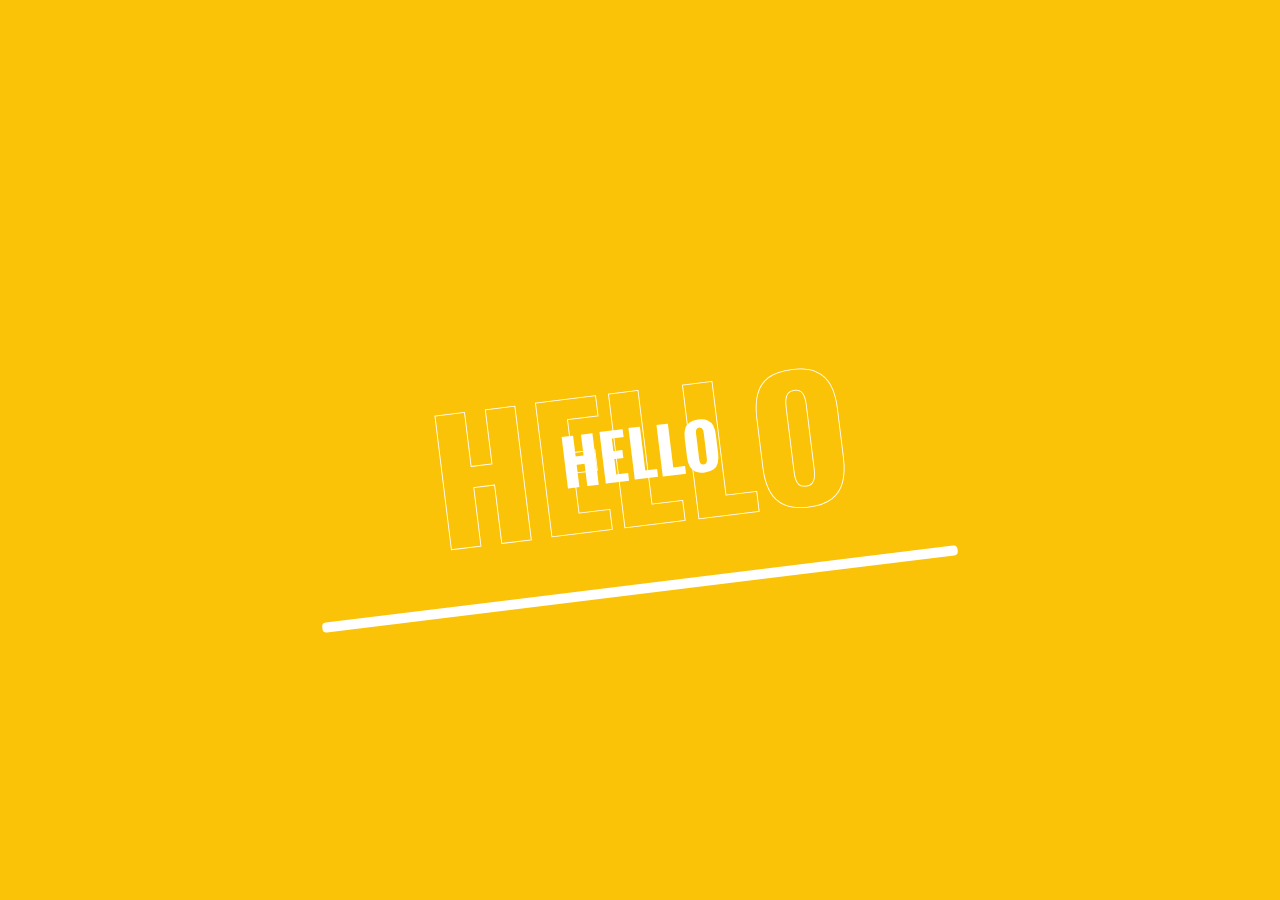
<file: ai/index.html>
<!DOCTYPE html>
<html lang="en">
<head>
    <meta charset="UTF-8">
    <meta name="viewport" content="width=device-width, initial-scale=1.0">
    <title>Document</title>
    <link href="https://fonts.googleapis.com/css2?family=Oswald:wght@200..700&display=swap" rel="stylesheet">

    <link rel="stylesheet" href="style.css">
</head>
<body>
    <div id="main">
        <div class="loader">
            <h2 class="zoom" id="loadingText">HELLO</h2>
            <h1 class="scramble" id="loadingtext">HELLO</h1>
            <div class="loading"></div>
        </div>
    </div>

    <script src="script.js"></script>
</body>
</html>
</file>
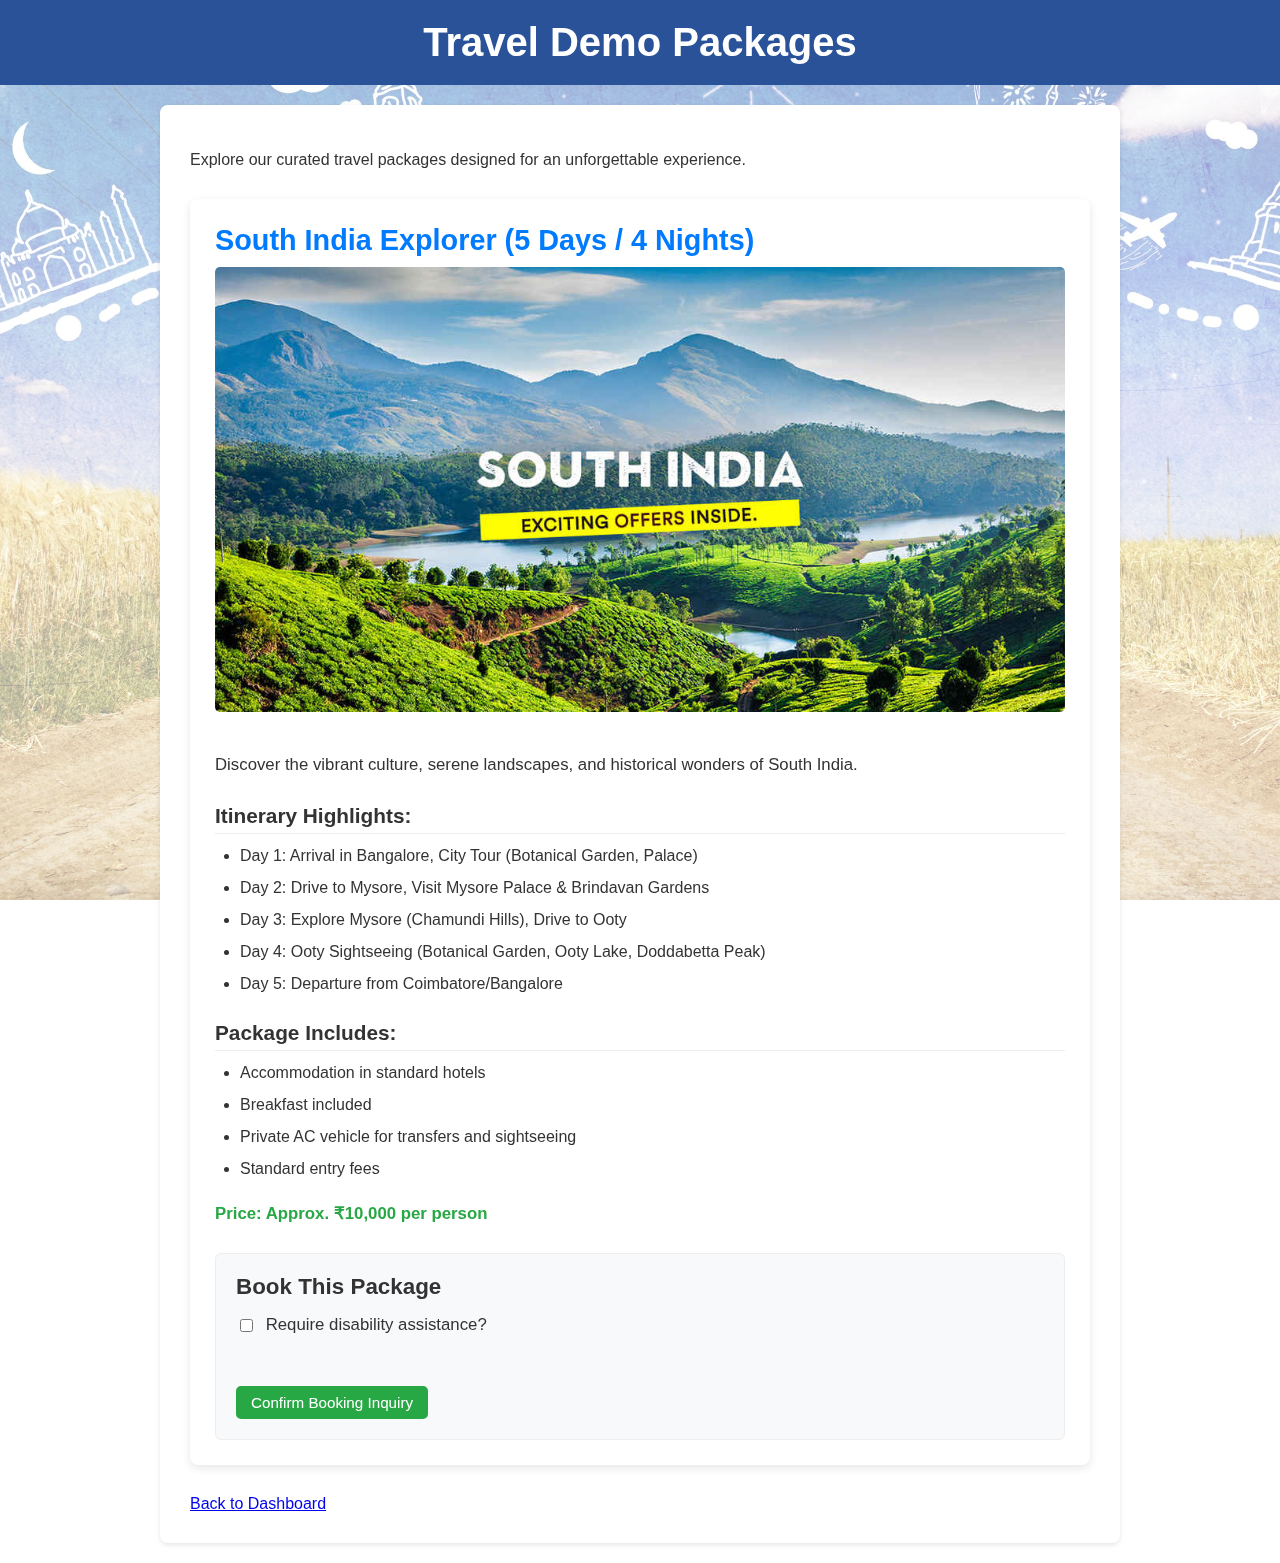
<file: ai/demo_packages.html>
<!DOCTYPE html>
<html lang="en">
<head>
    <meta charset="UTF-8">
    <title>Demo Packages - Travel Buddy</title>
    <link rel="stylesheet" href="css/styles.css">
</head>
<body>
    <header>
        <h1>Travel Demo Packages</h1>
    </header>

    <main>
        <p>Explore our curated travel packages designed for an unforgettable experience.</p>

        <div class="package-list">
            <div class="package-item">
                <h2>South India Explorer (5 Days / 4 Nights)</h2>
                <img src="images/south.jpg" alt="South India Package" class="package-image">
                <p>Discover the vibrant culture, serene landscapes, and historical wonders of South India.</p>
                
                <h3>Itinerary Highlights:</h3>
                <ul>
                    <li>Day 1: Arrival in Bangalore, City Tour (Botanical Garden, Palace)</li>
                    <li>Day 2: Drive to Mysore, Visit Mysore Palace & Brindavan Gardens</li>
                    <li>Day 3: Explore Mysore (Chamundi Hills), Drive to Ooty</li>
                    <li>Day 4: Ooty Sightseeing (Botanical Garden, Ooty Lake, Doddabetta Peak)</li>
                    <li>Day 5: Departure from Coimbatore/Bangalore</li>
                </ul>

                <h3>Package Includes:</h3>
                <ul>
                    <li>Accommodation in standard hotels</li>
                    <li>Breakfast included</li>
                    <li>Private AC vehicle for transfers and sightseeing</li>
                    <li>Standard entry fees</li>
                </ul>
                
                <p class="package-price">Price: Approx. ₹10,000 per person</p>

                <div class="booking-section">
                    <h3>Book This Package</h3>
                    <form id="booking-form-south-india">
                        <label for="assistance-needed"> 
                            <input type="checkbox" id="assistance-needed" name="assistance"> Require disability assistance?
                        </label>
                        <br><br>
                        <button type="submit" class="book-button">Confirm Booking Inquiry</button>
                        <p id="package-booking-confirmation" class="booking-confirm-msg"></p>
                    </form>
                </div>
            </div>
            <!-- Add more packages here if needed -->
        </div>
        
        <div class="back-link">
            <a href="dashboard.html">Back to Dashboard</a>
        </div>

    </main>
    
    <script src="js/packages.js"></script>
</body>
</html>
</file>
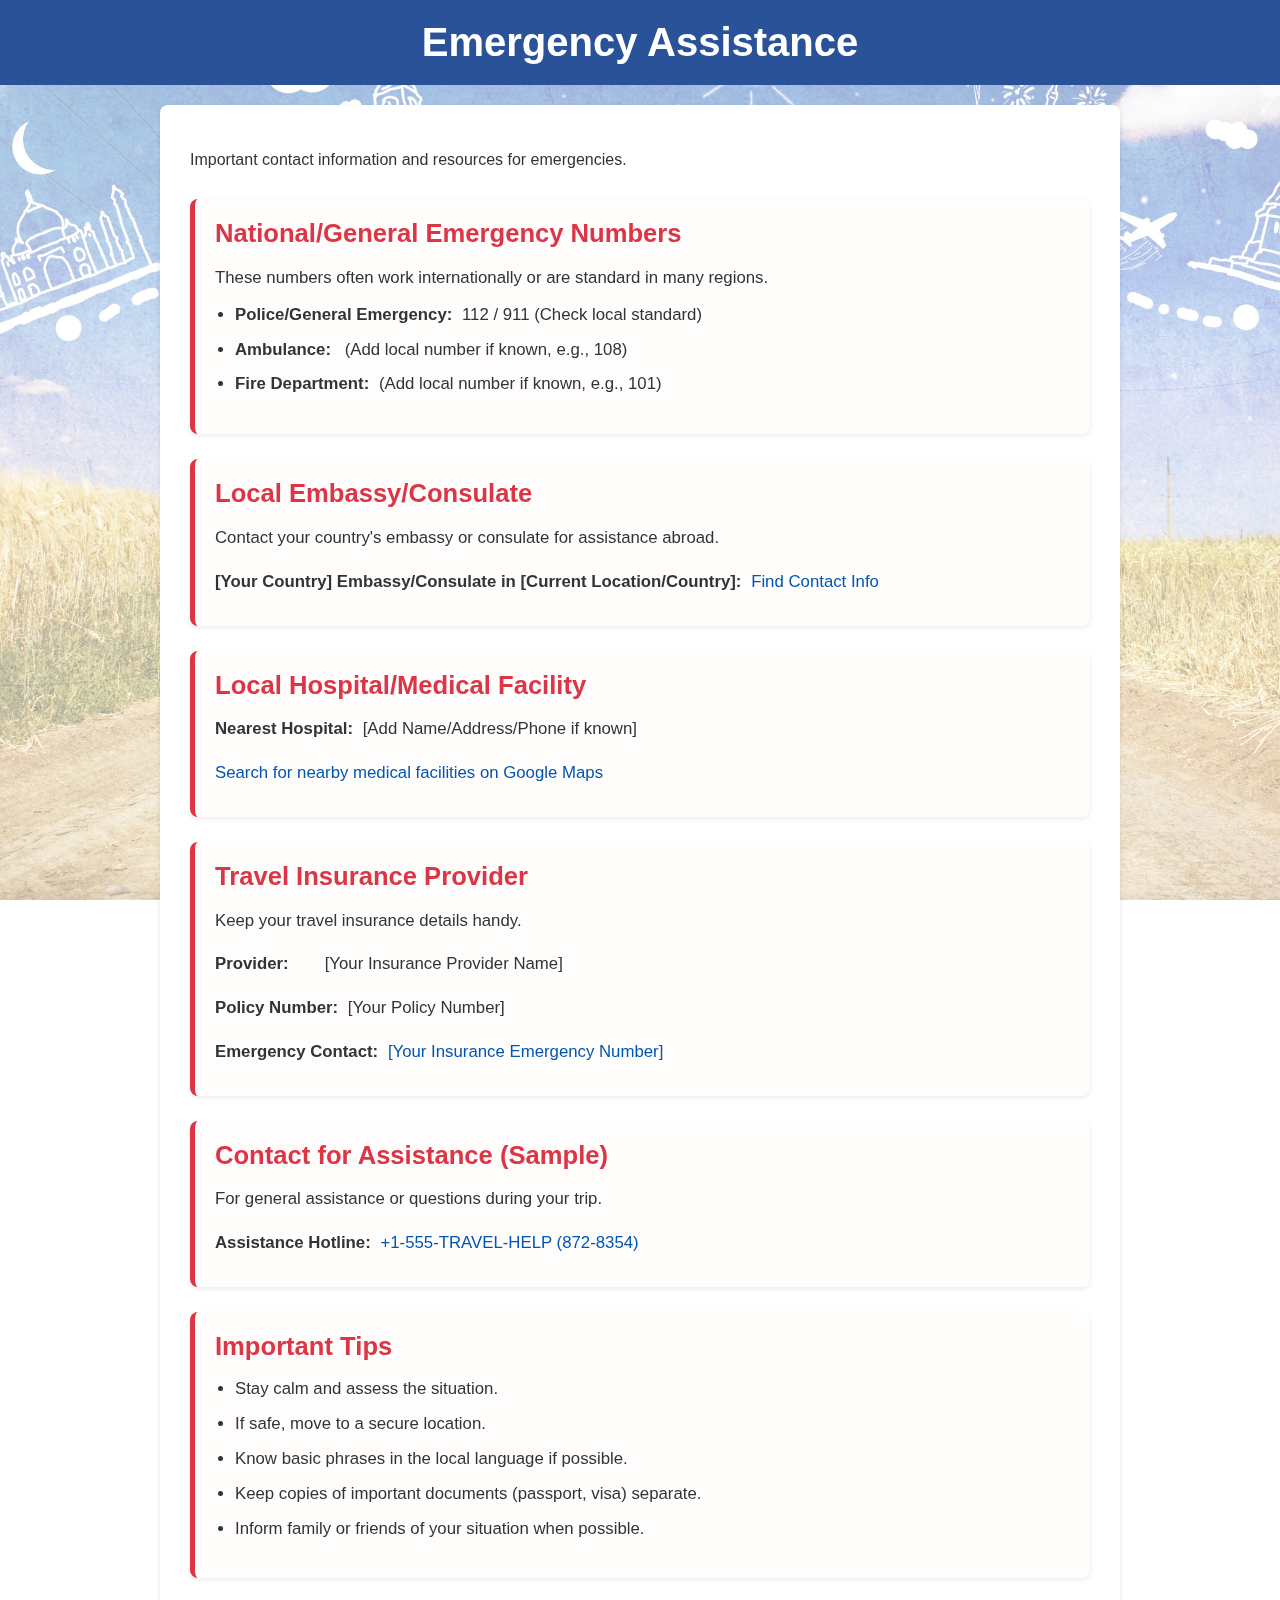
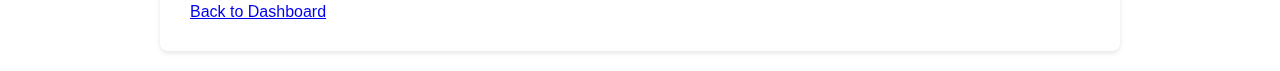
<file: ai/emergency.html>
<!DOCTYPE html>
<html lang="en">
<head>
    <meta charset="UTF-8">
    <title>Emergency Assistance - Travel Buddy</title>
    <link rel="stylesheet" href="css/styles.css">
</head>
<body>
    <header>
        <h1>Emergency Assistance</h1>
    </header>

    <main>
        <p>Important contact information and resources for emergencies.</p>

        <div class="emergency-contacts">

            <div class="contact-section">
                <h2>National/General Emergency Numbers</h2>
                <p>These numbers often work internationally or are standard in many regions.</p>
                <ul>
                    <li><strong>Police/General Emergency:</strong> 112 / 911 (Check local standard)</li>
                    <li><strong>Ambulance:</strong> (Add local number if known, e.g., 108)</li>
                    <li><strong>Fire Department:</strong> (Add local number if known, e.g., 101)</li>
                </ul>
            </div>

            <div class="contact-section">
                <h2>Local Embassy/Consulate</h2>
                <p>Contact your country's embassy or consulate for assistance abroad.</p>
                <p><strong>[Your Country] Embassy/Consulate in [Current Location/Country]:</strong> <a href="#">Find Contact Info</a></p>
                <!-- Add specific number or link if known -->
            </div>

            <div class="contact-section">
                <h2>Local Hospital/Medical Facility</h2>
                 <p><strong>Nearest Hospital:</strong> [Add Name/Address/Phone if known]</p>
                 <p><a href="https://www.google.co.in/maps/search/nearest+hospitals/@12.9967549,77.5487917,3432m/data=!3m2!1e3!4b1?entry=ttu&g_ep=EgoyMDI1MDQwOS4wIKXMDSoASAFQAw%3D%3D" target="_blank">Search for nearby medical facilities on Google Maps</a></p>
            </div>

            <div class="contact-section">
                <h2>Travel Insurance Provider</h2>
                <p>Keep your travel insurance details handy.</p>
                <p><strong>Provider:</strong> [Your Insurance Provider Name]</p>
                <p><strong>Policy Number:</strong> [Your Policy Number]</p>
                <p><strong>Emergency Contact:</strong> <a href="tel:[Your Insurance Emergency Number]">[Your Insurance Emergency Number]</a></p>
            </div>

            <div class="contact-section">
                <h2>Contact for Assistance (Sample)</h2>
                <p>For general assistance or questions during your trip.</p>
                <p><strong>Assistance Hotline:</strong> <a href="tel:+1-555-TRAVEL-HELP">+1-555-TRAVEL-HELP (872-8354)</a></p>
                <!-- Replace with your actual assistance contact -->
            </div>
            
             <div class="contact-section">
                <h2>Important Tips</h2>
                <ul>
                    <li>Stay calm and assess the situation.</li>
                    <li>If safe, move to a secure location.</li>
                    <li>Know basic phrases in the local language if possible.</li>
                    <li>Keep copies of important documents (passport, visa) separate.</li>
                    <li>Inform family or friends of your situation when possible.</li>
                </ul>
            </div>

        </div>
        
        <div class="back-link">
            <a href="dashboard.html">Back to Dashboard</a>
        </div>

    </main>

</body>
</html>
</file>
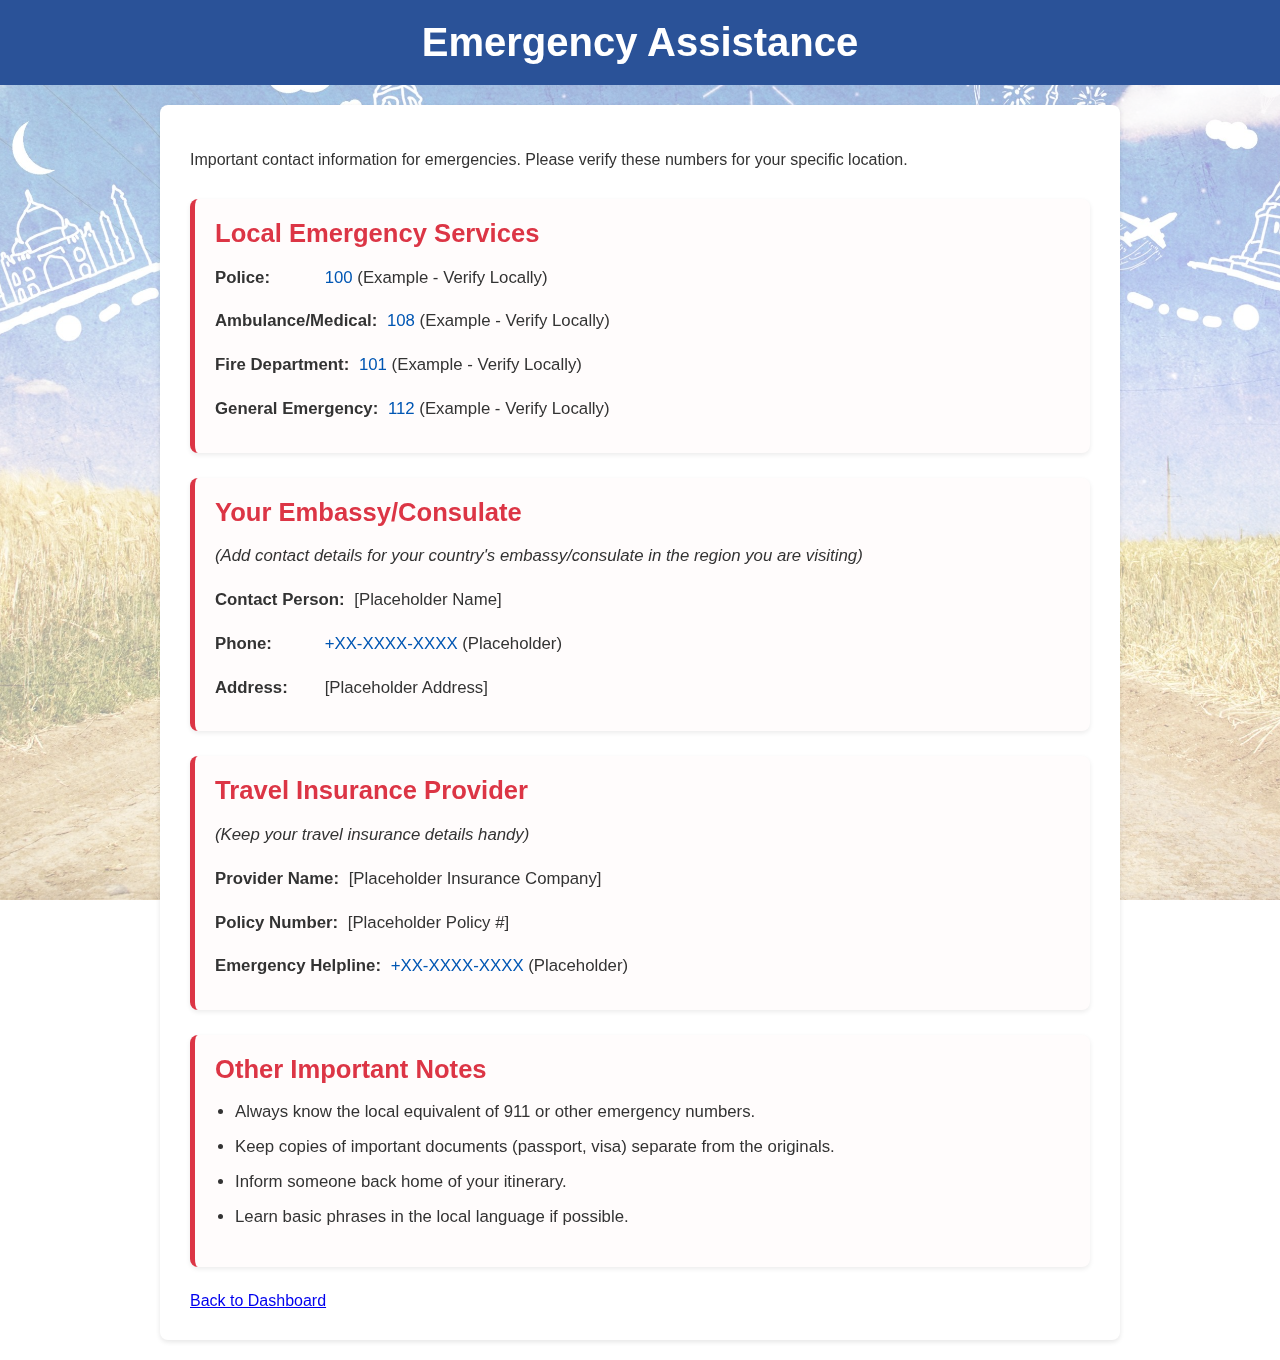
<file: ai/emergency_assistance.html>
<!DOCTYPE html>
<html lang="en">
<head>
    <meta charset="UTF-8">
    <title>Emergency Assistance - Travel Buddy</title>
    <link rel="stylesheet" href="css/styles.css">
</head>
<body>
    <header>
        <h1>Emergency Assistance</h1>
    </header>

    <main>
        <p>Important contact information for emergencies. Please verify these numbers for your specific location.</p>

        <div class="emergency-contacts">
            
            <div class="contact-section">
                <h2>Local Emergency Services</h2>
                <p><strong>Police:</strong> <a href="tel:100">100</a> (Example - Verify Locally)</p>
                <p><strong>Ambulance/Medical:</strong> <a href="tel:108">108</a> (Example - Verify Locally)</p>
                <p><strong>Fire Department:</strong> <a href="tel:101">101</a> (Example - Verify Locally)</p>
                <p><strong>General Emergency:</strong> <a href="tel:112">112</a> (Example - Verify Locally)</p>
            </div>

            <div class="contact-section">
                <h2>Your Embassy/Consulate</h2>
                <p><em>(Add contact details for your country's embassy/consulate in the region you are visiting)</em></p>
                <p><strong>Contact Person:</strong> [Placeholder Name]</p>
                <p><strong>Phone:</strong> <a href="tel:+XX-XXXX-XXXX">+XX-XXXX-XXXX</a> (Placeholder)</p>
                <p><strong>Address:</strong> [Placeholder Address]</p>
            </div>

            <div class="contact-section">
                <h2>Travel Insurance Provider</h2>
                <p><em>(Keep your travel insurance details handy)</em></p>
                <p><strong>Provider Name:</strong> [Placeholder Insurance Company]</p>
                <p><strong>Policy Number:</strong> [Placeholder Policy #]</p>
                <p><strong>Emergency Helpline:</strong> <a href="tel:+XX-XXXX-XXXX">+XX-XXXX-XXXX</a> (Placeholder)</p>
            </div>

            <div class="contact-section">
                <h2>Other Important Notes</h2>
                <ul>
                    <li>Always know the local equivalent of 911 or other emergency numbers.</li>
                    <li>Keep copies of important documents (passport, visa) separate from the originals.</li>
                    <li>Inform someone back home of your itinerary.</li>
                    <li>Learn basic phrases in the local language if possible.</li>
                </ul>
            </div>

        </div>

        <div class="back-link">
            <a href="dashboard.html">Back to Dashboard</a>
        </div>

    </main>

</body>
</html>
</file>
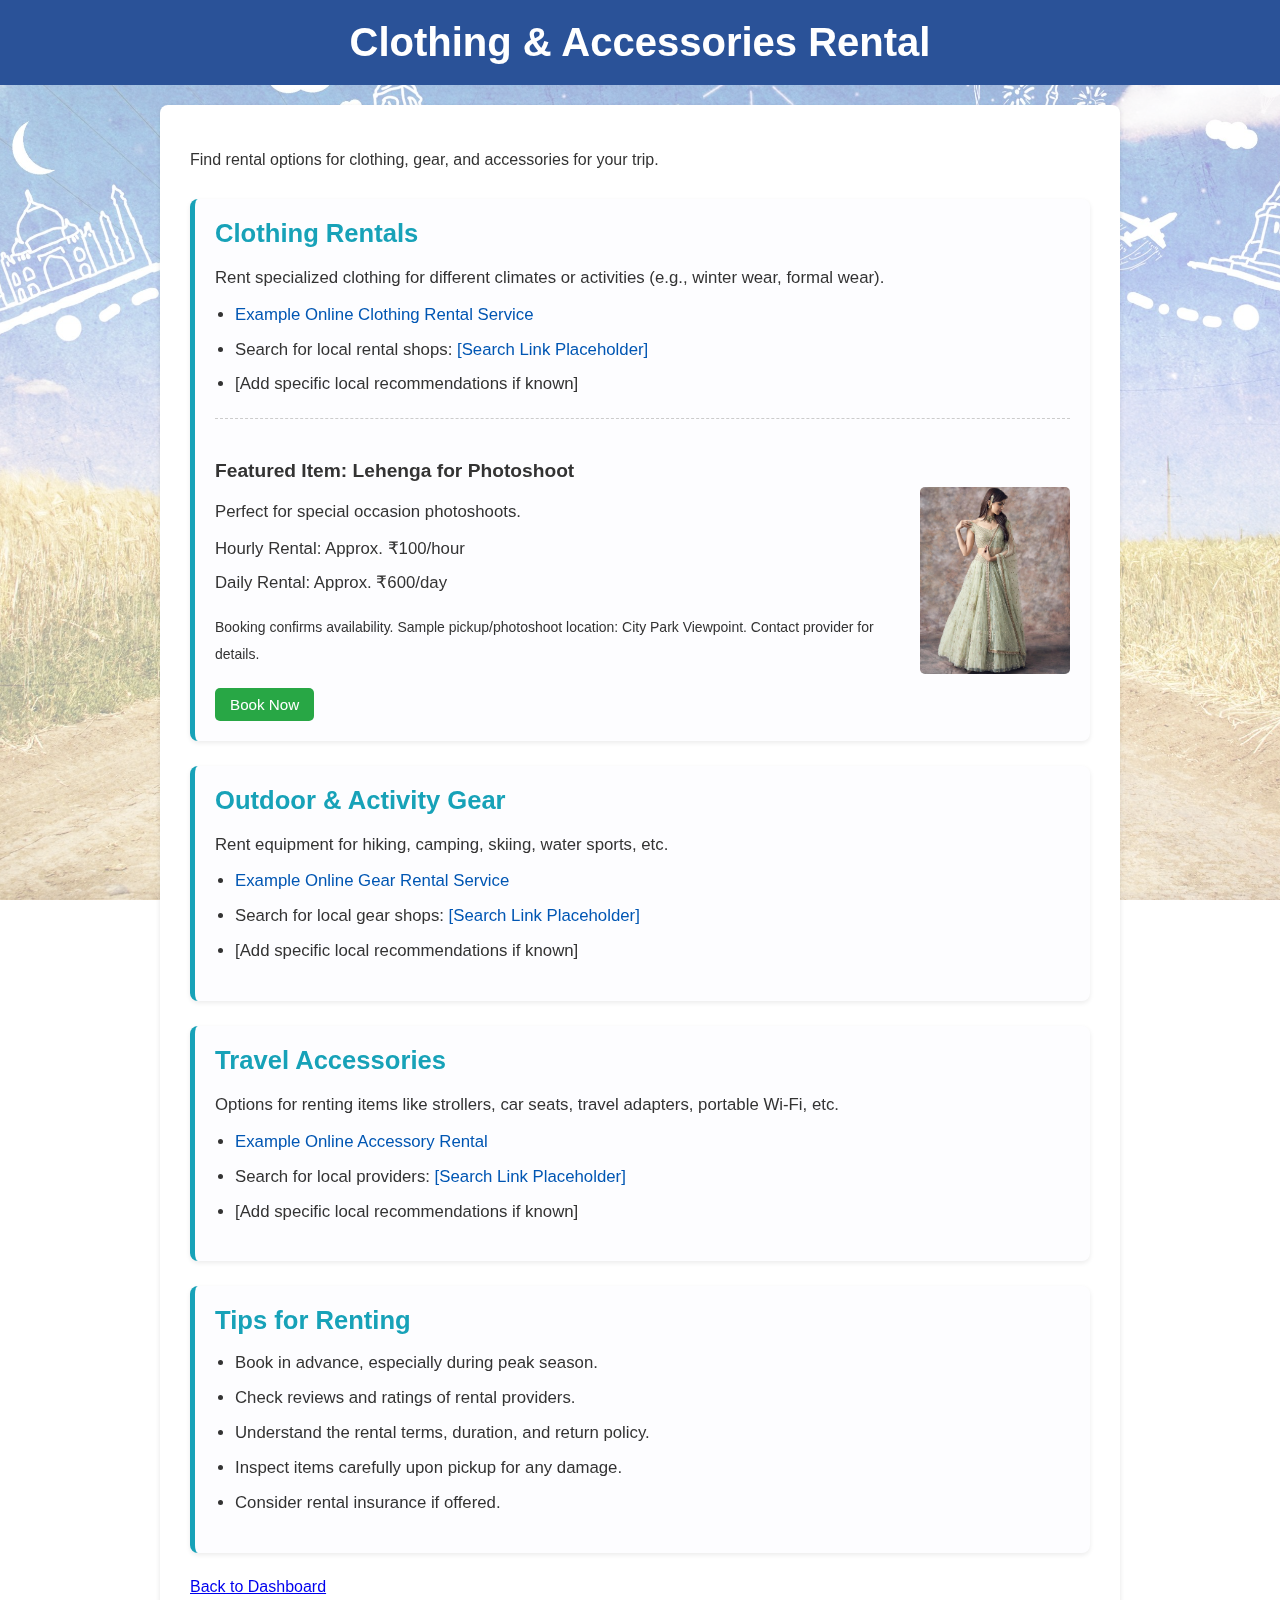
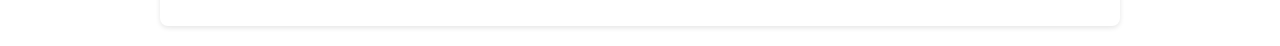
<file: ai/rental.html>
<!DOCTYPE html>
<html lang="en">
<head>
    <meta charset="UTF-8">
    <title>Rental Services - Travel Buddy</title>
    <link rel="stylesheet" href="css/styles.css">
</head>
<body>
    <header>
        <h1>Clothing & Accessories Rental</h1>
    </header>

    <main>
        <p>Find rental options for clothing, gear, and accessories for your trip.</p>

        <div class="rental-options">

            <div class="rental-category">
                <h2>Clothing Rentals</h2>
                <p>Rent specialized clothing for different climates or activities (e.g., winter wear, formal wear).</p>
                <ul>
                    <li><a href="#" target="_blank">Example Online Clothing Rental Service</a></li>
                    <li>Search for local rental shops: <a href="#" target="_blank">[Search Link Placeholder]</a></li>
                    <li>[Add specific local recommendations if known]</li>
                </ul>
                <div class="rental-item-details">
                    <h4>Featured Item: Lehenga for Photoshoot</h4>
                    <img src="images/cloth.jpg" alt="Lehenga for Photoshoot" class="item-image">
                    <p>Perfect for special occasion photoshoots.</p>
                    <ul>
                        <li>Hourly Rental: Approx. ₹100/hour</li>
                        <li>Daily Rental: Approx. ₹600/day</li>
                    </ul>
                    <p><small>Booking confirms availability. Sample pickup/photoshoot location: City Park Viewpoint. Contact provider for details.</small></p>
                    <button id="book-lehenga" class="book-button">Book Now</button>
                    <p id="lehenga-booking-confirmation" class="booking-confirm-msg"></p>
                </div>
            </div>

            <div class="rental-category">
                <h2>Outdoor & Activity Gear</h2>
                <p>Rent equipment for hiking, camping, skiing, water sports, etc.</p>
                 <ul>
                    <li><a href="#" target="_blank">Example Online Gear Rental Service</a></li>
                    <li>Search for local gear shops: <a href="#" target="_blank">[Search Link Placeholder]</a></li>
                     <li>[Add specific local recommendations if known]</li>
                </ul>
           </div>

            <div class="rental-category">
                <h2>Travel Accessories</h2>
                <p>Options for renting items like strollers, car seats, travel adapters, portable Wi-Fi, etc.</p>
                 <ul>
                    <li><a href="#" target="_blank">Example Online Accessory Rental</a></li>
                    <li>Search for local providers: <a href="#" target="_blank">[Search Link Placeholder]</a></li>
                     <li>[Add specific local recommendations if known]</li>
                </ul>
            </div>
            
            <div class="rental-category">
                <h2>Tips for Renting</h2>
                <ul>
                    <li>Book in advance, especially during peak season.</li>
                    <li>Check reviews and ratings of rental providers.</li>
                    <li>Understand the rental terms, duration, and return policy.</li>
                    <li>Inspect items carefully upon pickup for any damage.</li>
                    <li>Consider rental insurance if offered.</li>
                </ul>
            </div>

        </div>
        
        <div class="back-link">
            <a href="dashboard.html">Back to Dashboard</a>
        </div>

    </main>

    <script src="js/rental.js"></script>
</body>
</html>
</file>
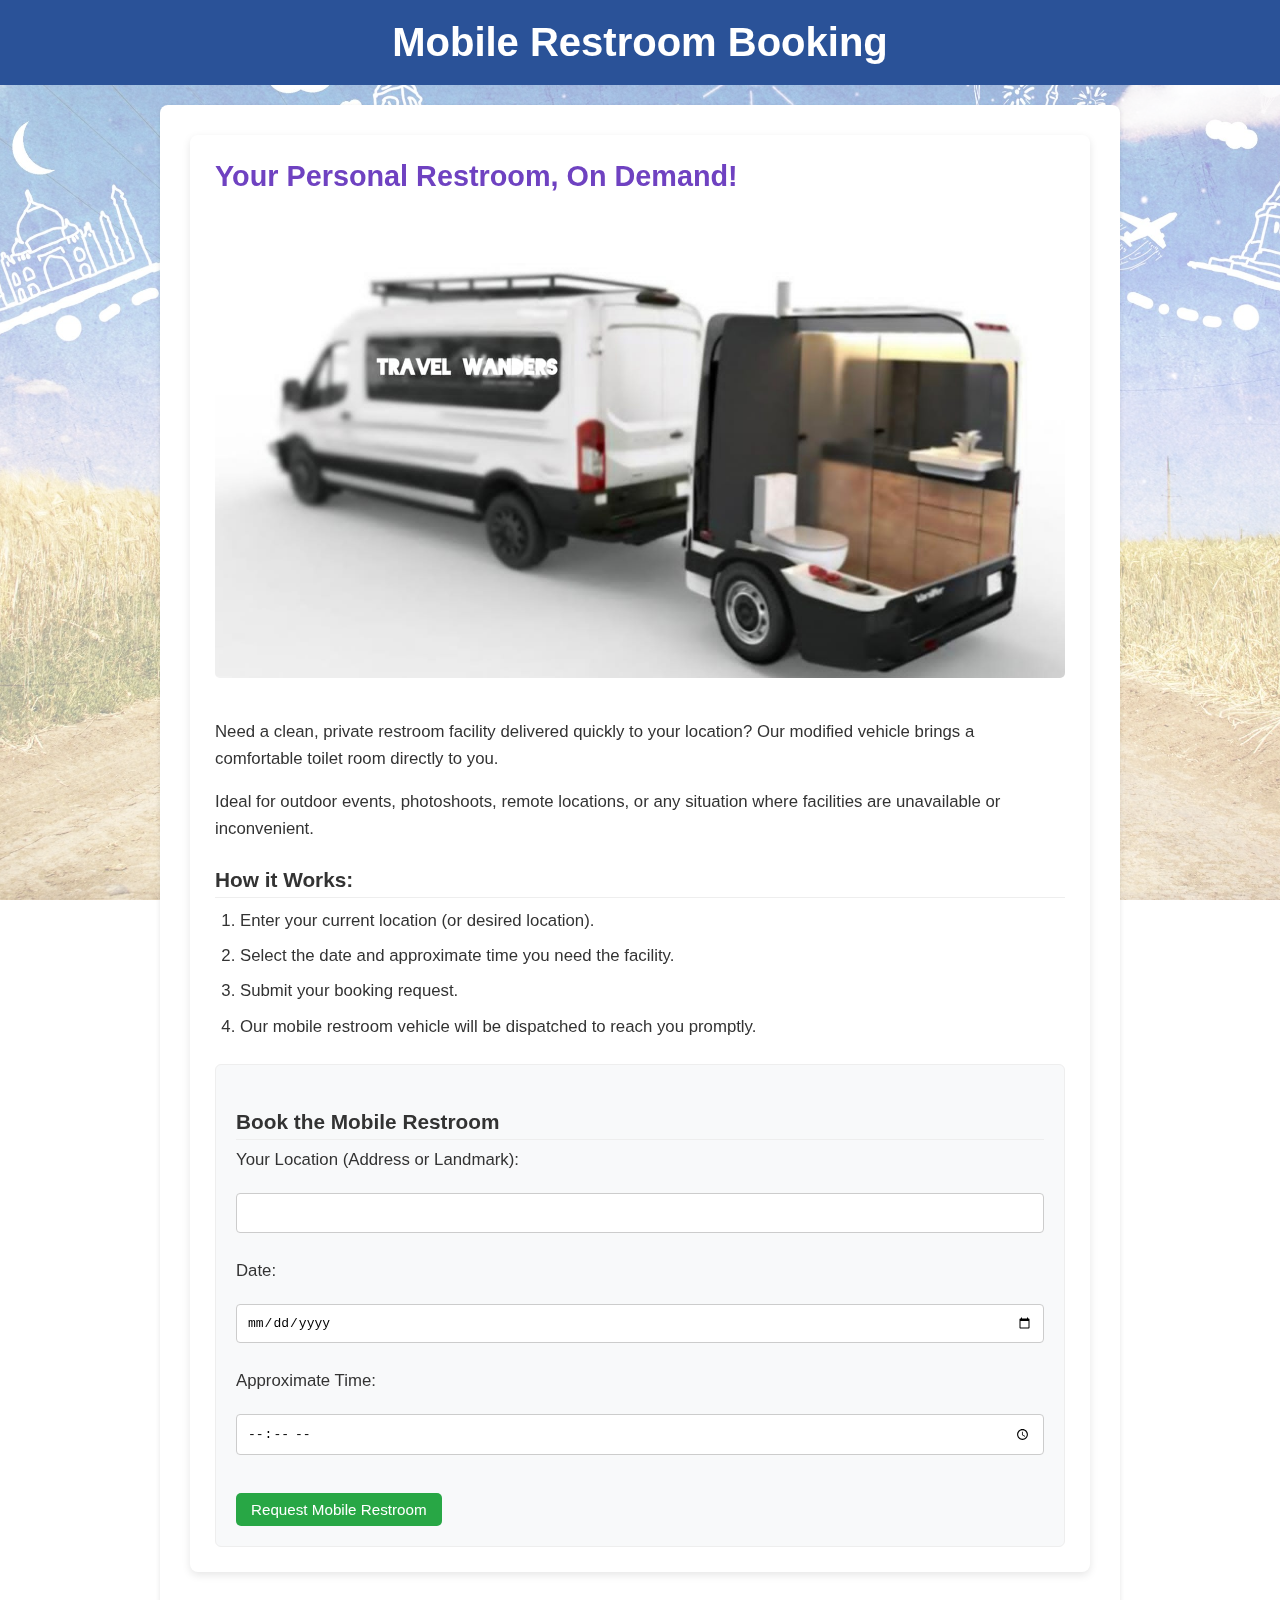
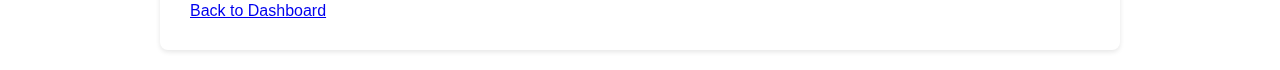
<file: ai/restroom_booking.html>
<!DOCTYPE html>
<html lang="en">
<head>
    <meta charset="UTF-8">
    <title>Mobile Restroom Booking - Travel Buddy</title>
    <link rel="stylesheet" href="css/styles.css">
</head>
<body>
    <header>
        <h1>Mobile Restroom Booking</h1>
    </header>

    <main>
        <div class="restroom-info">
            <h2>Your Personal Restroom, On Demand!</h2>
            <img src="images/toilet.jpg" alt="Mobile Restroom Vehicle" class="restroom-image">
            <p>Need a clean, private restroom facility delivered quickly to your location? Our modified vehicle brings a comfortable toilet room directly to you.</p>
            <p>Ideal for outdoor events, photoshoots, remote locations, or any situation where facilities are unavailable or inconvenient.</p>
            
            <h3>How it Works:</h3>
            <ol>
                <li>Enter your current location (or desired location).</li>
                <li>Select the date and approximate time you need the facility.</li>
                <li>Submit your booking request.</li>
                <li>Our mobile restroom vehicle will be dispatched to reach you promptly.</li>
            </ol>

            <div class="booking-section">
                <h3>Book the Mobile Restroom</h3>
                <form id="restroom-booking-form"> <!-- Removed action and method -->
                    
                    <label for="location">Your Location (Address or Landmark):</label><br>
                    <input type="text" id="location" name="location" required><br><br>

                    <label for="date">Date:</label><br>
                    <input type="date" id="date" name="date" required><br><br>

                    <label for="time">Approximate Time:</label><br>
                    <input type="time" id="time" name="time" required><br><br>

                    <button type="submit" class="book-button">Request Mobile Restroom</button>
                    <p id="restroom-confirm-msg" class="booking-confirm-msg"></p>
                </form>
            </div>
        </div>

        <div class="back-link">
            <a href="dashboard.html">Back to Dashboard</a>
        </div>

    </main>

    <script src="js/restroom.js"></script> <!-- Changed JS link -->
</body>
</html>
</file>
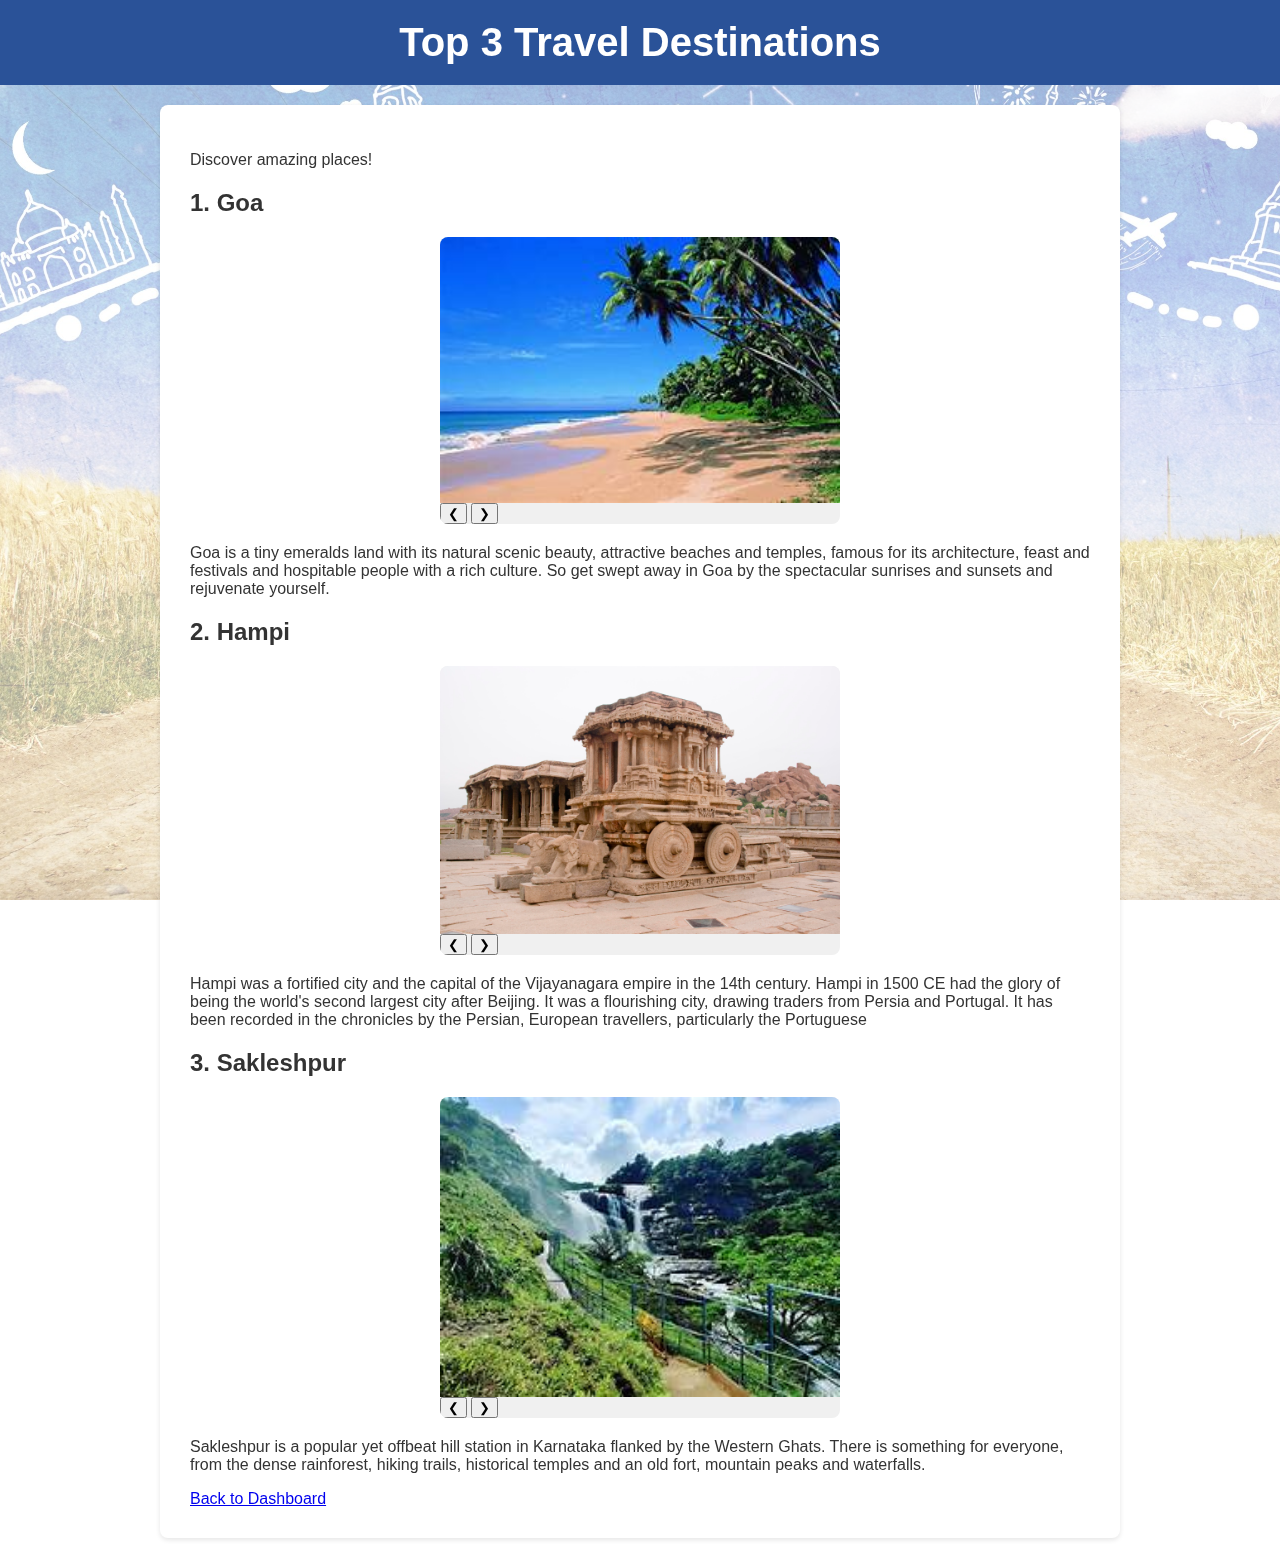
<file: ai/top_destinations.html>
<!DOCTYPE html>
<html lang="en">
<head>
    <meta charset="UTF-8">
    <title>Top Destinations - Travel Buddy</title>
    <link rel="stylesheet" href="css/styles.css"> <!-- Link to the same CSS -->
</head>
<body>
    <header>
        <h1>Top 3 Travel Destinations</h1>
    </header>

    <main>
        <p>Discover amazing places!</p>

        <div class="destination-list">
            <div class="destination-item">
                <h2>1. Goa</h2>
                <div class="image-gallery">
                    <div class="slider-images">
                        <img src="images/goa1.jpg" alt="Goa Image 1" class="active">
                        <img src="images/goa2.jpg" alt="Goa Image 2">
                        <img src="images/goa3.jpg" alt="Goa Image 3">
                    </div>
                    <div class="slider-controls">
                        <button class="prev">&#10094;</button>
                        <button class="next">&#10095;</button>
                    </div>
                </div>
                <p>Goa is a tiny emeralds land with its natural scenic beauty, attractive beaches and temples, famous for its architecture, feast and festivals and hospitable people with a rich culture. So get swept away in Goa by the spectacular sunrises and sunsets and rejuvenate yourself.</p>
            </div>
            <div class="destination-item">
                <h2>2. Hampi</h2>
                <div class="image-gallery">
                    <div class="slider-images">
                        <img src="images/Hampi1.jpg" alt="Hampi Image 1" class="active">
                        <img src="images/Hampi2.jpg" alt="Hampi Image 2">
                        <img src="images/Hampi3.jpg" alt="Hampi Image 3">
                    </div>
                    <div class="slider-controls">
                        <button class="prev">&#10094;</button>
                        <button class="next">&#10095;</button>
                    </div>
                </div>
                <p>Hampi was a fortified city and the capital of the Vijayanagara empire in the 14th century. Hampi in 1500 CE had the glory of being the world's second largest city after Beijing. It was a flourishing city, drawing traders from Persia and Portugal. It has been recorded in the chronicles by the Persian, European travellers, particularly the Portuguese</p>
            </div>
            <div class="destination-item">
                <h2>3. Sakleshpur</h2>
                <div class="image-gallery">
                    <div class="slider-images">
                        <img src="images/sakleshpura1.jpg" alt="Sakleshpur Image 1" class="active">
                        <img src="images/sakleshpura2.jpg" alt="Sakleshpur Image 2">
                        <img src="images/sakleshpura3.jpg" alt="Sakleshpur Image 3">
                    </div>
                    <div class="slider-controls">
                        <button class="prev">&#10094;</button>
                        <button class="next">&#10095;</button>
                    </div>
                </div>
                <p>Sakleshpur is a popular yet offbeat hill station in Karnataka flanked by the Western Ghats. There is something for everyone, from the dense rainforest, hiking trails, historical temples and an old fort, mountain peaks and waterfalls.</p>
            </div>
        </div>
        
        <div class="back-link">
            <a href="dashboard.html">Back to Dashboard</a>
        </div>

    </main>

    <script src="js/top_destinations.js"></script> 
</body>
</html>
</file>
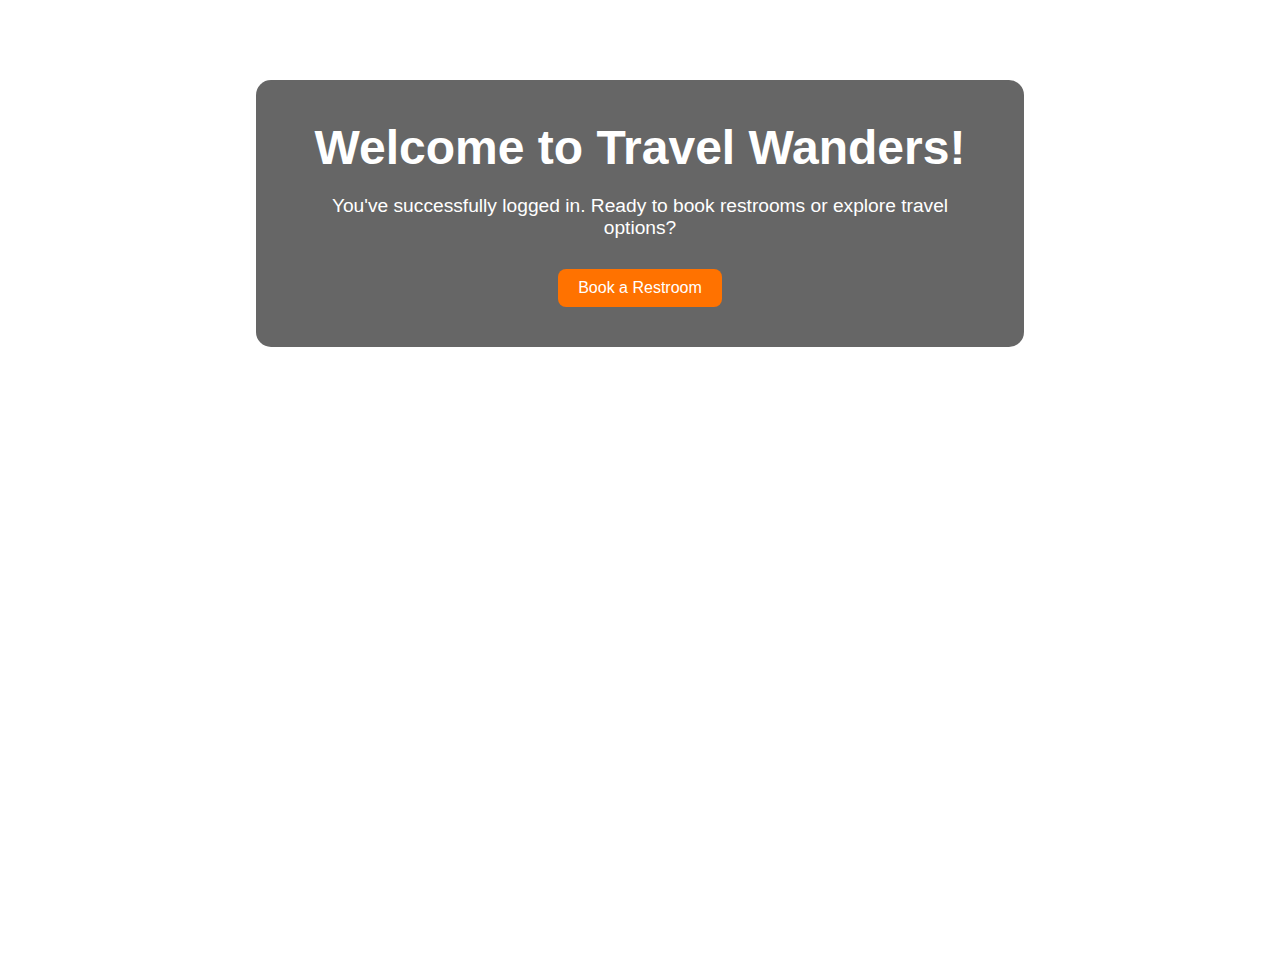
<file: ai/welcome.html>
<!DOCTYPE html>
<html lang="en">
<head>
    <meta charset="UTF-8">
    <title>Travel Dashboard</title>
    <link rel="stylesheet" href="style.css">
    <style>
        body {
            font-family: Arial, sans-serif;
            background-image: url('https://images.unsplash.com/photo-1507525428034-b723cf961d3e'); 
            background-size: cover;
            background-position: center;
            color: white;
            margin: 0;
            padding: 0;
        }

        .dashboard {
            text-align: center;
            margin-top: 80px;
            background: rgba(0, 0, 0, 0.6);
            padding: 40px;
            border-radius: 15px;
            width: 60%;
            margin-left: auto;
            margin-right: auto;
        }

        .dashboard h1 {
            font-size: 3em;
            margin-bottom: 20px;
        }

        .dashboard p {
            font-size: 1.2em;
            margin-bottom: 30px;
        }

        .dashboard button {
            padding: 10px 20px;
            font-size: 1em;
            background-color: #ff7200;
            color: white;
            border: none;
            border-radius: 8px;
            cursor: pointer;
        }

        .dashboard button:hover {
            background-color: #e66000;
        }
    </style>
</head>
<body>
    <div class="dashboard">
        <h1>Welcome to Travel Wanders!</h1>
        <p>You've successfully logged in. Ready to book restrooms or explore travel options?</p>
        <button onclick="bookRestroom()">Book a Restroom</button>
    </div>

    <script>
        function bookRestroom() {
            alert('Restroom booking feature coming soon!');
        }
    </script>
</body>
</html>
</file>
<file: ai/style.css>
*{
    margin: 0;
    padding: 0;
    box-sizing: border-box;
}

html, body{
    width: 100%;
    height: 100vh;
}

main{
    width: 100%;
    min-height: 100vh;
}

.loader{
    position: absolute;
    width: 100%;
    height: 100vh;
    background-color: rgb(250,195,8);
    animation: pulse 3s;
}

.zoom{
    position: absolute;
    top: 50%;
    left: 50%;
    transform: translate(-50%,-50%) rotate(-7deg);
    transition: opacity 0.3s;
    opacity: 1;
    font-size: 13vw;
    font-family: "Oswald", sans-serif;
    -webkit-text-stroke-width:0.09vh ;
    -webkit-text-fill-color: transparent;
    -webkit-text-stroke-color: #fff;
    outline: none;
}

.loader h1{
    position: absolute;
    top: 50%;
    left: 50%;
    transform: translate(-50%,-50%) rotate(-7deg);
    font-size: 5vw;
    font-family: "Oswald", sans-serif;
    color: hsl(0, 0%, 100%);
}

.loading{
    position: relative;
    left: 50%;
    width:50%;
    bottom: -65%;
    height: 10px;
    transform: translate(-50%,-50%) rotate(-7deg);
    background-color: #fff;
    border-radius: 4px;
    overflow: hidden;
    display: inline-block;
}

.loading::after{
    content: "";
    position: absolute;
    bottom: 10%;
    height: 100%;
    border-radius: 4px;
    animation: load 3s;
}

@keyframes load{
    0%{
        width: 0%;
        background-color: #a28089;
    }
    25%{
        width: 25%;
        background-color: #a02deb;
    }
    50%{
        width:50%;
        background-color: #d0bdf4;
    }
    75%{
        width: 75%;
        background-color: #d2d2d2;
    }
    100%{
        width:100%;
        background-color: rgb(250,195,8);
    }
}

@keyframes pulse{
    0%{
        width: 0%;
        background-color: #a28089;
    }
    25%{
        width: 25%;
        background-color: #b35dec;
    }
    50%{
        width:50%;
        background-color: #d0bdf4;
    }
    75%{
        width: 75%;
        background-color: #d2d2d2;
    }
    100%{
        width:100%;
        background-color: rgb(250,195,8);
    }
}
</file>
<file: ai/css/styles.css>
body {
    font-family: 'Segoe UI', Tahoma, Geneva, Verdana, sans-serif;
    margin: 0; /* Remove simple margin */
    padding: 0;
    color: #333;
    /* Re-add background image styles */
    background-image: url('../images/wp4069456.jpg'); 
    background-size: cover; 
    background-position: center; 
    background-attachment: fixed; 
    background-repeat: no-repeat; 
}

/* Re-add overlay style */
body::before {
    content: '';
    position: fixed; 
    top: 0;
    left: 0;
    width: 100%;
    height: 100%;
    background-color: rgba(255, 255, 255, 0.6); /* White overlay with 60% opacity */
    z-index: -1; 
}

/* Re-add header tag specific styles */
header {
    background-color: #2a5298; /* Use the last chosen header color */
    color: white;
    padding: 20px 40px;
    text-align: center;
}

header h1 {
    margin: 0;
    font-size: 2.5em;
}

/* Remove simple h1/p styles */
/*
h1 {
    text-align: center;
    color: #2a5298;
}
p {
    text-align: center;
}
*/

/* Re-add main tag specific styles */
main {
    padding: 30px;
    max-width: 900px;
    margin: 20px auto;
    background-color: #fff; /* White background for content block */
    border-radius: 8px;
    box-shadow: 0 2px 5px rgba(0,0,0,0.1);
}

/* Remove styled list styles */
/*
ul {
    list-style: none; 
    padding: 0; 
    max-width: none; 
    margin: 0; 
}
ul li {
    background-color: #e9ecef;
    margin-bottom: 10px;
    border-radius: 5px;
    transition: background-color 0.3s ease;
}
ul li:hover {
    background-color: #dee2e6;
}
ul li a {
    display: flex; 
    align-items: center;
    padding: 15px 20px;
    text-decoration: none;
    color: #0056b3;
    font-weight: 500;
    font-size: 1.1em;
}
ul li a .icon {
    width: 30px; 
    height: 30px;
    margin-right: 15px; 
    border-radius: 4px; 
}
*/

/* Restore Dashboard Options Flexbox Grid */
.options-grid {
    display: flex; 
    flex-wrap: wrap; 
    justify-content: center; 
    gap: 25px; 
    padding: 20px 0; 
}

/* Restore Card Styles */
.option-card {
    background-color: rgba(0, 123, 255, 0.7); /* Translucent blue */
    border-radius: 8px;
    box-shadow: 0 4px 8px rgba(0,0,0,0.1); 
    transition: transform 0.3s ease, box-shadow 0.3s ease; 
    text-align: center;
    overflow: hidden; 
    flex: 0 1 200px; /* Flex properties */
}

.option-card:hover {
    transform: translateY(-5px); 
    box-shadow: 0 6px 12px rgba(0,0,0,0.15); 
}

.option-card a {
    display: block; 
    text-decoration: none;
    color: inherit; 
    padding: 25px 15px;
}

.option-card .icon {
    width: 60px; /* Larger icon size for cards */
    height: 60px;
    margin-bottom: 15px; 
    border-radius: 50%; /* Circular icons */
    object-fit: cover; 
    background-color: #f0f0f0; /* Light gray background */
    padding: 5px; 
}

.option-card h3 {
    margin: 0;
    font-size: 1.2em;
    color: #ffffff; /* White text */
    font-weight: 600;
}

/* Styles for Emergency Assistance Page */
.emergency-contacts {
    margin-top: 30px;
}

.contact-section {
    background-color: #fffcfc; /* Slightly off-white */
    padding: 20px;
    margin-bottom: 25px;
    border-radius: 8px;
    box-shadow: 0 2px 5px rgba(0,0,0,0.08);
    border-left: 5px solid #dc3545; /* Red accent border */
}

.contact-section h2 {
    margin-top: 0;
    color: #dc3545; /* Red color for heading */
    font-size: 1.6em;
    margin-bottom: 15px;
}

.contact-section p {
    margin-bottom: 10px;
    line-height: 1.6;
    font-size: 1.05em;
    text-align: left; /* Align text left */
}

.contact-section strong {
    display: inline-block;
    min-width: 100px; /* Align labels */
    margin-right: 5px;
}

.contact-section a {
    color: #0056b3; /* Standard link blue */
    text-decoration: none;
    font-weight: 500;
}

.contact-section a:hover {
    text-decoration: underline;
}

.contact-section ul {
    list-style: disc;
    padding-left: 20px;
    margin-top: 10px;
}

.contact-section li {
    margin-bottom: 8px;
    font-size: 1.05em;
    line-height: 1.6;
}

/* Styles for Rental Services Page */
.rental-options {
    margin-top: 30px;
}

.rental-category {
    background-color: #fdfdff; /* Slightly different off-white */
    padding: 20px;
    margin-bottom: 25px;
    border-radius: 8px;
    box-shadow: 0 2px 5px rgba(0,0,0,0.08);
    border-left: 5px solid #17a2b8; /* Info blue accent border */
}

.rental-category h2 {
    margin-top: 0;
    color: #17a2b8; /* Info blue color for heading */
    font-size: 1.6em;
    margin-bottom: 15px;
}

.rental-category p {
    margin-bottom: 10px;
    line-height: 1.6;
    font-size: 1.05em;
    text-align: left;
}

.rental-category ul {
    list-style: disc;
    padding-left: 20px;
    margin-top: 10px;
}

.rental-category li {
    margin-bottom: 8px;
    font-size: 1.05em;
    line-height: 1.6;
}

.rental-category a {
    color: #0056b3; 
    text-decoration: none;
    font-weight: 500;
}

.rental-category a:hover {
    text-decoration: underline;
}

/* Image gallery SLIDER for destinations */
.image-gallery {
    position: relative; 
    overflow: hidden; 
    margin: 15px auto 20px auto; 
    border-radius: 8px; 
    background-color: #f0f0f0; 
    max-width: 400px; /* Re-added max-width */
}

.slider-images {
    display: flex; 
}

.slider-images img {
    width: 100%; 
    display: none; /* Changed back */
    /* display: inline-block; Reverted */
    vertical-align: middle; 
    border-radius: 0; 
    flex-shrink: 0; 
    /* max-height: 150px; Removed */
}

/* Restored active image rule */ 
.slider-images img.active {
    display: block; 
}

/* Slider Controls */

/* Styling for specific rental item details */
.rental-item-details {
    margin-top: 20px;
    padding-top: 15px;
    border-top: 1px dashed #ccc;
}

.rental-item-details h4 {
    font-size: 1.2em;
    color: #333;
    margin-bottom: 5px;
}

.rental-item-details ul {
    list-style: none; /* Remove bullets for pricing */
    padding-left: 0;
}

/* Style for item image */
.item-image {
    max-width: 150px; /* Limit image size */
    height: auto;
    border-radius: 5px;
    float: right; /* Float image to the right */
    margin-left: 15px; /* Space to the left */
    margin-bottom: 10px; /* Space below */
}

/* Style for booking button */
.book-button {
    display: inline-block;
    background-color: #28a745; /* Green color */
    color: white;
    padding: 8px 15px;
    border: none;
    border-radius: 5px;
    cursor: pointer;
    font-size: 0.95em;
    font-weight: 500;
    margin-top: 10px;
    transition: background-color 0.3s ease;
}

.book-button:hover {
    background-color: #218838; /* Darker green on hover */
}

/* Style for confirmation message */
.booking-confirm-msg {
    margin-top: 15px;
    font-weight: bold;
    color: #28a745; /* Green color */
    font-size: 1.05em;
    display: none; /* Hidden by default */
}

/* Styles for Demo Packages Page */
.package-list {
    margin-top: 30px;
}

.package-item {
    background-color: #fff; /* White background */
    padding: 25px;
    margin-bottom: 30px;
    border-radius: 8px;
    box-shadow: 0 3px 8px rgba(0,0,0,0.1);
}

.package-image {
    max-width: 100%;
    height: auto;
    border-radius: 5px;
    margin-bottom: 20px;
}

.package-item h2 {
    margin-top: 0;
    color: #007bff; /* Primary blue */
    font-size: 1.8em;
    margin-bottom: 10px;
}

.package-item h3 {
    font-size: 1.3em;
    color: #333;
    margin-top: 25px;
    margin-bottom: 10px;
    border-bottom: 1px solid #eee;
    padding-bottom: 5px;
}

.package-item p {
    margin-bottom: 10px;
    line-height: 1.6;
    font-size: 1.05em;
    text-align: left;
}

.package-item ul {
    list-style: disc;
    padding-left: 25px;
    margin-top: 10px;
    margin-bottom: 15px;
}

.package-item li {
    margin-bottom: 8px;
    font-size: 1em;
    line-height: 1.5;
}

.package-price {
    font-size: 1.4em;
    font-weight: bold;
    color: #28a745; /* Green for price */
    margin-top: 20px;
    text-align: right;
}

.booking-section {
    margin-top: 25px;
    padding: 20px;
    background-color: #f8f9fa; /* Light gray background */
    border-radius: 6px;
    border: 1px solid #eee;
}

.booking-section h3 {
    margin-top: 0;
    color: #333;
    border-bottom: none;
    font-size: 1.4em;
}

.booking-section label {
    font-weight: 500;
    font-size: 1.05em;
    cursor: pointer;
}

.booking-section input[type="checkbox"] {
    margin-right: 8px;
    vertical-align: middle;
    cursor: pointer;
}

/* Styles for Restroom Booking Page */
.restroom-info {
    background-color: #fff;
    padding: 25px;
    margin-bottom: 30px;
    border-radius: 8px;
    box-shadow: 0 3px 8px rgba(0,0,0,0.1);
}

.restroom-image {
    max-width: 100%;
    height: auto;
    border-radius: 5px;
    margin-bottom: 20px;
}

.restroom-info h2 {
    margin-top: 0;
    color: #6f42c1; /* Purple accent */
    font-size: 1.8em;
    margin-bottom: 15px;
}

.restroom-info h3 {
    font-size: 1.3em;
    color: #333;
    margin-top: 25px;
    margin-bottom: 10px;
    border-bottom: 1px solid #eee;
    padding-bottom: 5px;
}

.restroom-info p {
    margin-bottom: 15px;
    line-height: 1.6;
    font-size: 1.05em;
    text-align: left;
}

.restroom-info ol {
    list-style: decimal;
    padding-left: 25px;
    margin-top: 10px;
    margin-bottom: 20px;
}

.restroom-info ol li {
    margin-bottom: 10px;
    font-size: 1.05em;
    line-height: 1.5;
}

/* Reuse .booking-section styles */

.booking-section label {
    display: block; /* Make labels block */
    margin-bottom: 5px;
    font-weight: 500;
}

.booking-section input[type="text"],
.booking-section input[type="date"],
.booking-section input[type="time"] {
    width: calc(100% - 22px); /* Full width minus padding/border */
    padding: 10px;
    border: 1px solid #ccc;
    border-radius: 4px;
    font-size: 1em;
    margin-bottom: 10px; /* Add spacing below inputs */
}

/* Reuse .book-button and .booking-confirm-msg styles */
</file>
